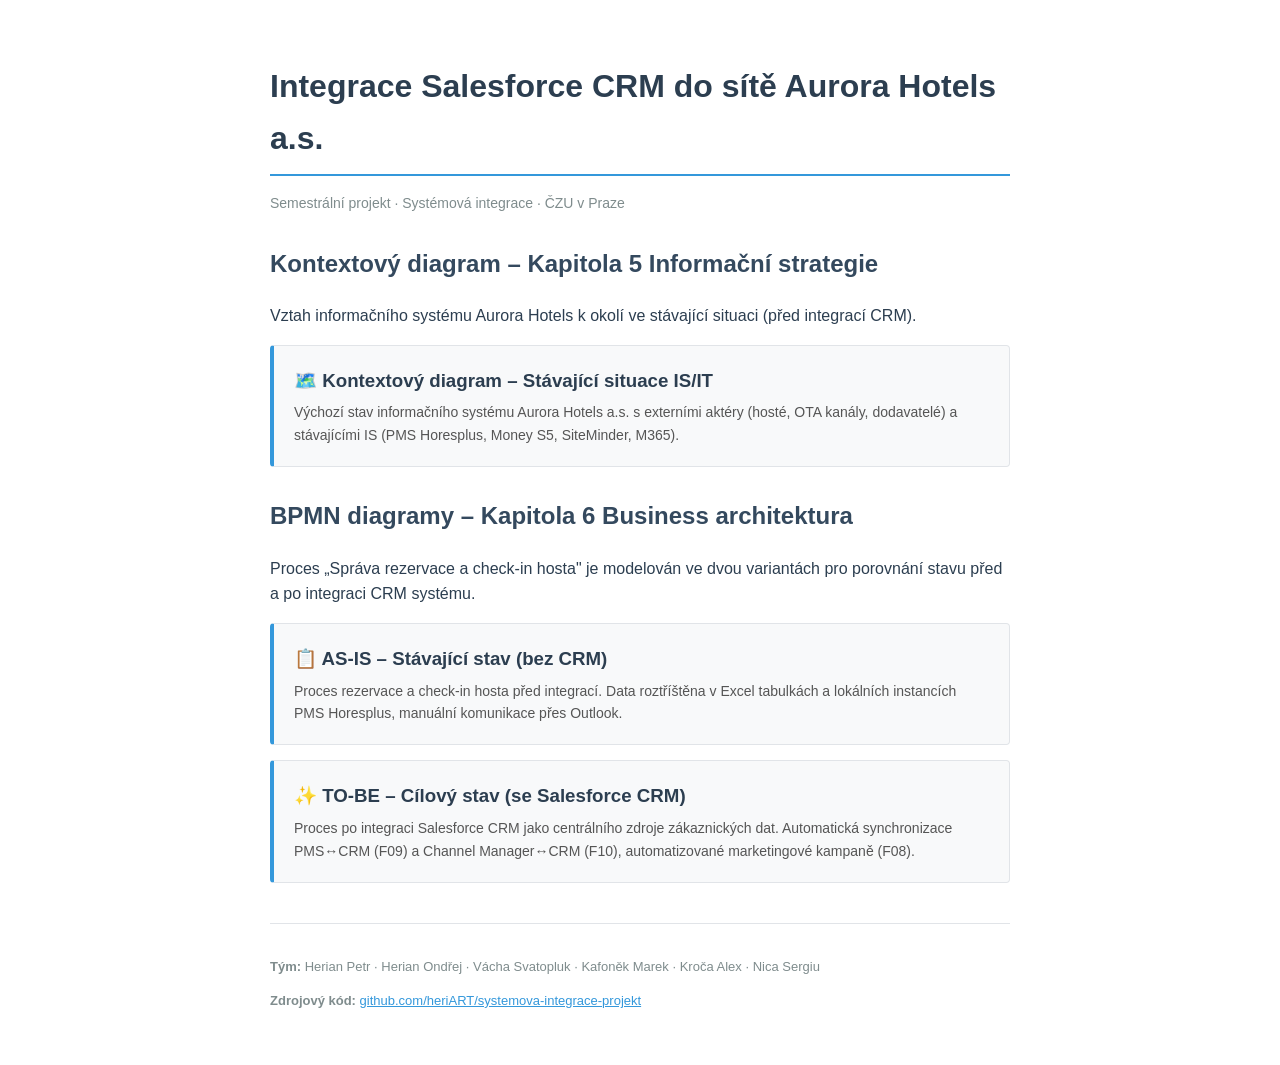
<file: docs/index.html>
<!DOCTYPE html>
<html lang="cs">
<head>
  <meta charset="UTF-8">
  <meta name="viewport" content="width=device-width, initial-scale=1.0">
  <title>Integrace Salesforce CRM – Aurora Hotels a.s.</title>
  <style>
    * { box-sizing: border-box; }
    body {
      font-family: -apple-system, BlinkMacSystemFont, "Segoe UI", Roboto, sans-serif;
      max-width: 780px;
      margin: 0 auto;
      padding: 40px 20px;
      color: #2c3e50;
      line-height: 1.6;
    }
    h1 {
      border-bottom: 2px solid #3498db;
      padding-bottom: 10px;
    }
    h2 {
      color: #34495e;
      margin-top: 30px;
    }
    .subtitle {
      color: #7f8c8d;
      font-size: 14px;
      margin-top: -5px;
    }
    .diagram-card {
      display: block;
      padding: 20px;
      margin: 15px 0;
      background: #f8f9fa;
      border: 1px solid #e1e4e8;
      border-left: 4px solid #3498db;
      border-radius: 4px;
      text-decoration: none;
      color: inherit;
      transition: all 0.2s;
    }
    .diagram-card:hover {
      background: #e8f4f8;
      border-left-color: #2980b9;
      transform: translateX(2px);
    }
    .diagram-card h3 {
      margin: 0 0 6px 0;
      color: #2c3e50;
    }
    .diagram-card p {
      margin: 0;
      font-size: 14px;
      color: #555;
    }
    .meta {
      margin-top: 40px;
      padding-top: 20px;
      border-top: 1px solid #e1e4e8;
      font-size: 13px;
      color: #7f8c8d;
    }
    a { color: #3498db; }
  </style>
</head>
<body>
  <h1>Integrace Salesforce CRM do sítě Aurora Hotels a.s.</h1>
  <p class="subtitle">Semestrální projekt · Systémová integrace · ČZU v Praze</p>

  <h2>Kontextový diagram – Kapitola 5 Informační strategie</h2>
  <p>Vztah informačního systému Aurora Hotels k okolí ve stávající situaci (před integrací CRM).</p>

  <a href="drawio-viewer.html" class="diagram-card">
    <h3>🗺️ Kontextový diagram – Stávající situace IS/IT</h3>
    <p>Výchozí stav informačního systému Aurora Hotels a.s. s externími aktéry (hosté, OTA kanály, dodavatelé) a stávajícími IS (PMS Horesplus, Money S5, SiteMinder, M365).</p>
  </a>

  <h2>BPMN diagramy – Kapitola 6 Business architektura</h2>
  <p>Proces „Správa rezervace a check-in hosta" je modelován ve dvou variantách pro porovnání stavu před a po integraci CRM systému.</p>

  <a href="bpmn-viewer.html?file=as-is" class="diagram-card">
    <h3>📋 AS-IS – Stávající stav (bez CRM)</h3>
    <p>Proces rezervace a check-in hosta před integrací. Data roztříštěna v Excel tabulkách a lokálních instancích PMS Horesplus, manuální komunikace přes Outlook.</p>
  </a>

  <a href="bpmn-viewer.html?file=to-be" class="diagram-card">
    <h3>✨ TO-BE – Cílový stav (se Salesforce CRM)</h3>
    <p>Proces po integraci Salesforce CRM jako centrálního zdroje zákaznických dat. Automatická synchronizace PMS↔CRM (F09) a Channel Manager↔CRM (F10), automatizované marketingové kampaně (F08).</p>
  </a>

  <div class="meta">
    <p><strong>Tým:</strong> Herian Petr · Herian Ondřej · Vácha Svatopluk · Kafoněk Marek · Kroča Alex · Nica Sergiu</p>
    <p><strong>Zdrojový kód:</strong> <a href="https://github.com/heriART/systemova-integrace-projekt">github.com/heriART/systemova-integrace-projekt</a></p>
  </div>
</body>
</html>
</file>
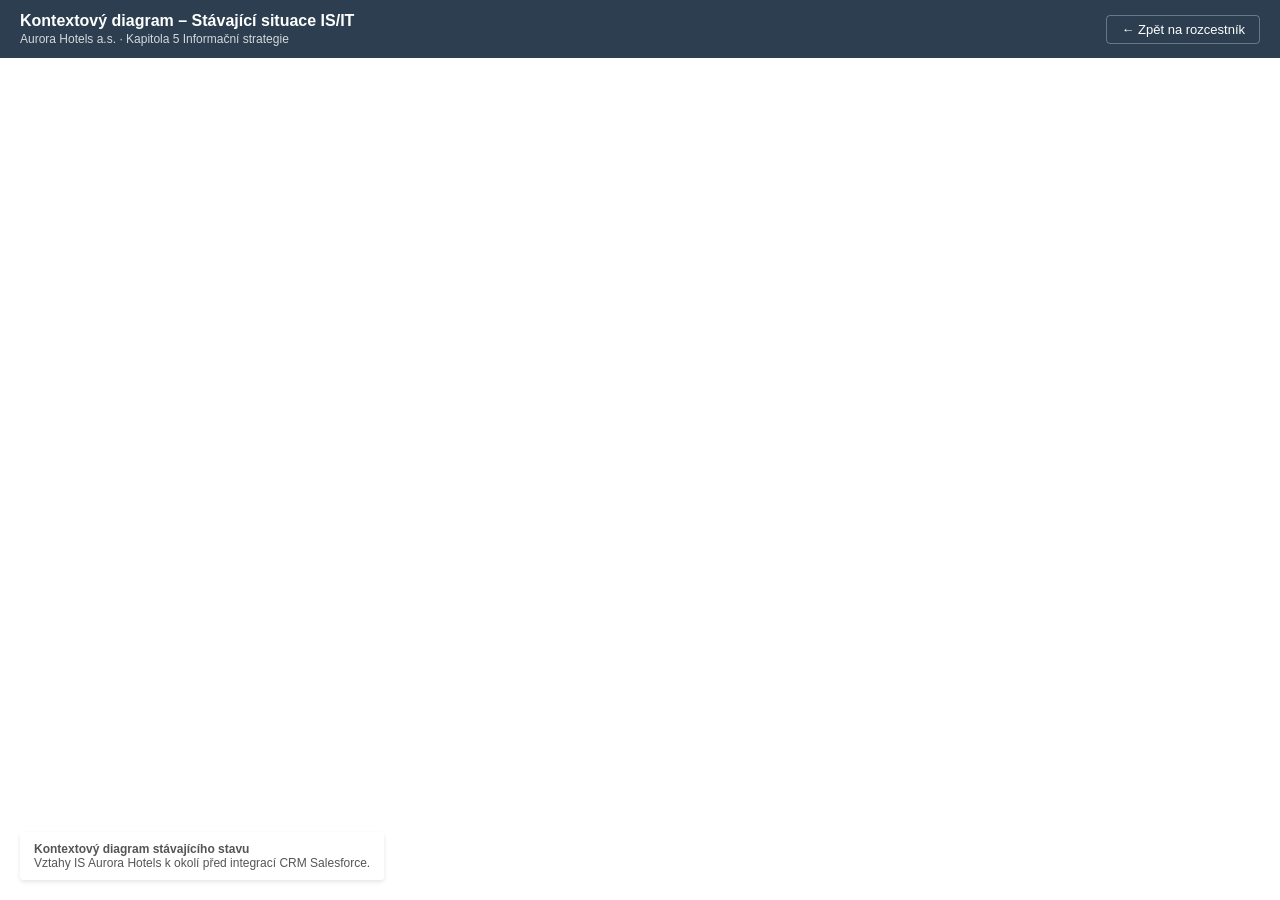
<file: docs/drawio-viewer.html>
<!DOCTYPE html>
<html lang="cs">
<head>
  <meta charset="UTF-8">
  <meta name="viewport" content="width=device-width, initial-scale=1.0">
  <title>Kontextový diagram – Aurora Hotels CRM integrace</title>
  <style>
    * { box-sizing: border-box; }
    html, body {
      margin: 0;
      padding: 0;
      height: 100%;
      font-family: -apple-system, BlinkMacSystemFont, "Segoe UI", Roboto, sans-serif;
      background: #f5f5f5;
    }
    body {
      display: flex;
      flex-direction: column;
      height: 100vh;
    }
    header {
      background: #2c3e50;
      color: white;
      padding: 12px 20px;
      display: flex;
      justify-content: space-between;
      align-items: center;
      flex-wrap: wrap;
      gap: 10px;
      box-shadow: 0 2px 4px rgba(0,0,0,0.1);
    }
    header h1 {
      margin: 0;
      font-size: 16px;
      font-weight: 600;
    }
    header .subtitle {
      font-size: 12px;
      opacity: 0.8;
      margin-top: 2px;
    }
    nav {
      display: flex;
      gap: 8px;
    }
    nav a {
      color: white;
      text-decoration: none;
      padding: 6px 14px;
      border: 1px solid rgba(255,255,255,0.3);
      border-radius: 4px;
      font-size: 13px;
      transition: background 0.2s;
    }
    nav a:hover {
      background: rgba(255,255,255,0.1);
    }
    #viewer-frame {
      flex: 1;
      width: 100%;
      border: none;
      background: white;
    }
    #info {
      position: absolute;
      bottom: 20px;
      left: 20px;
      background: rgba(255,255,255,0.95);
      padding: 10px 14px;
      border-radius: 4px;
      font-size: 12px;
      color: #555;
      box-shadow: 0 2px 4px rgba(0,0,0,0.1);
      max-width: 400px;
      pointer-events: none;
    }
  </style>
</head>
<body>
  <header>
    <div>
      <h1>Kontextový diagram – Stávající situace IS/IT</h1>
      <div class="subtitle">Aurora Hotels a.s. · Kapitola 5 Informační strategie</div>
    </div>
    <nav>
      <a href="index.html">← Zpět na rozcestník</a>
    </nav>
  </header>
  <iframe id="viewer-frame" src="about:blank"></iframe>
  <div id="info">
    <strong>Kontextový diagram stávajícího stavu</strong><br>
    Vztahy IS Aurora Hotels k okolí před integrací CRM Salesforce.
  </div>

  <script>
    // Raw GitHub URL to the .drawio file (served from GitHub Pages docs/diagrams/)
    // Use relative location so the viewer works both locally and on GitHub Pages
    const drawioFileUrl = new URL('diagrams/kontextovy-diagram-stavajici-v2.drawio', window.location.href).href;

    // viewer.diagrams.net embed URL
    // Params: lightbox=1 (clean UI), highlight, nav=1 (navigation), title=filename
    const viewerUrl = 'https://viewer.diagrams.net/?lightbox=1&highlight=0000ff&nav=1&title=kontextovy-diagram-stavajici-v2.drawio#U'
      + encodeURIComponent(drawioFileUrl);

    document.getElementById('viewer-frame').src = viewerUrl;
  </script>
</body>
</html>
</file>
